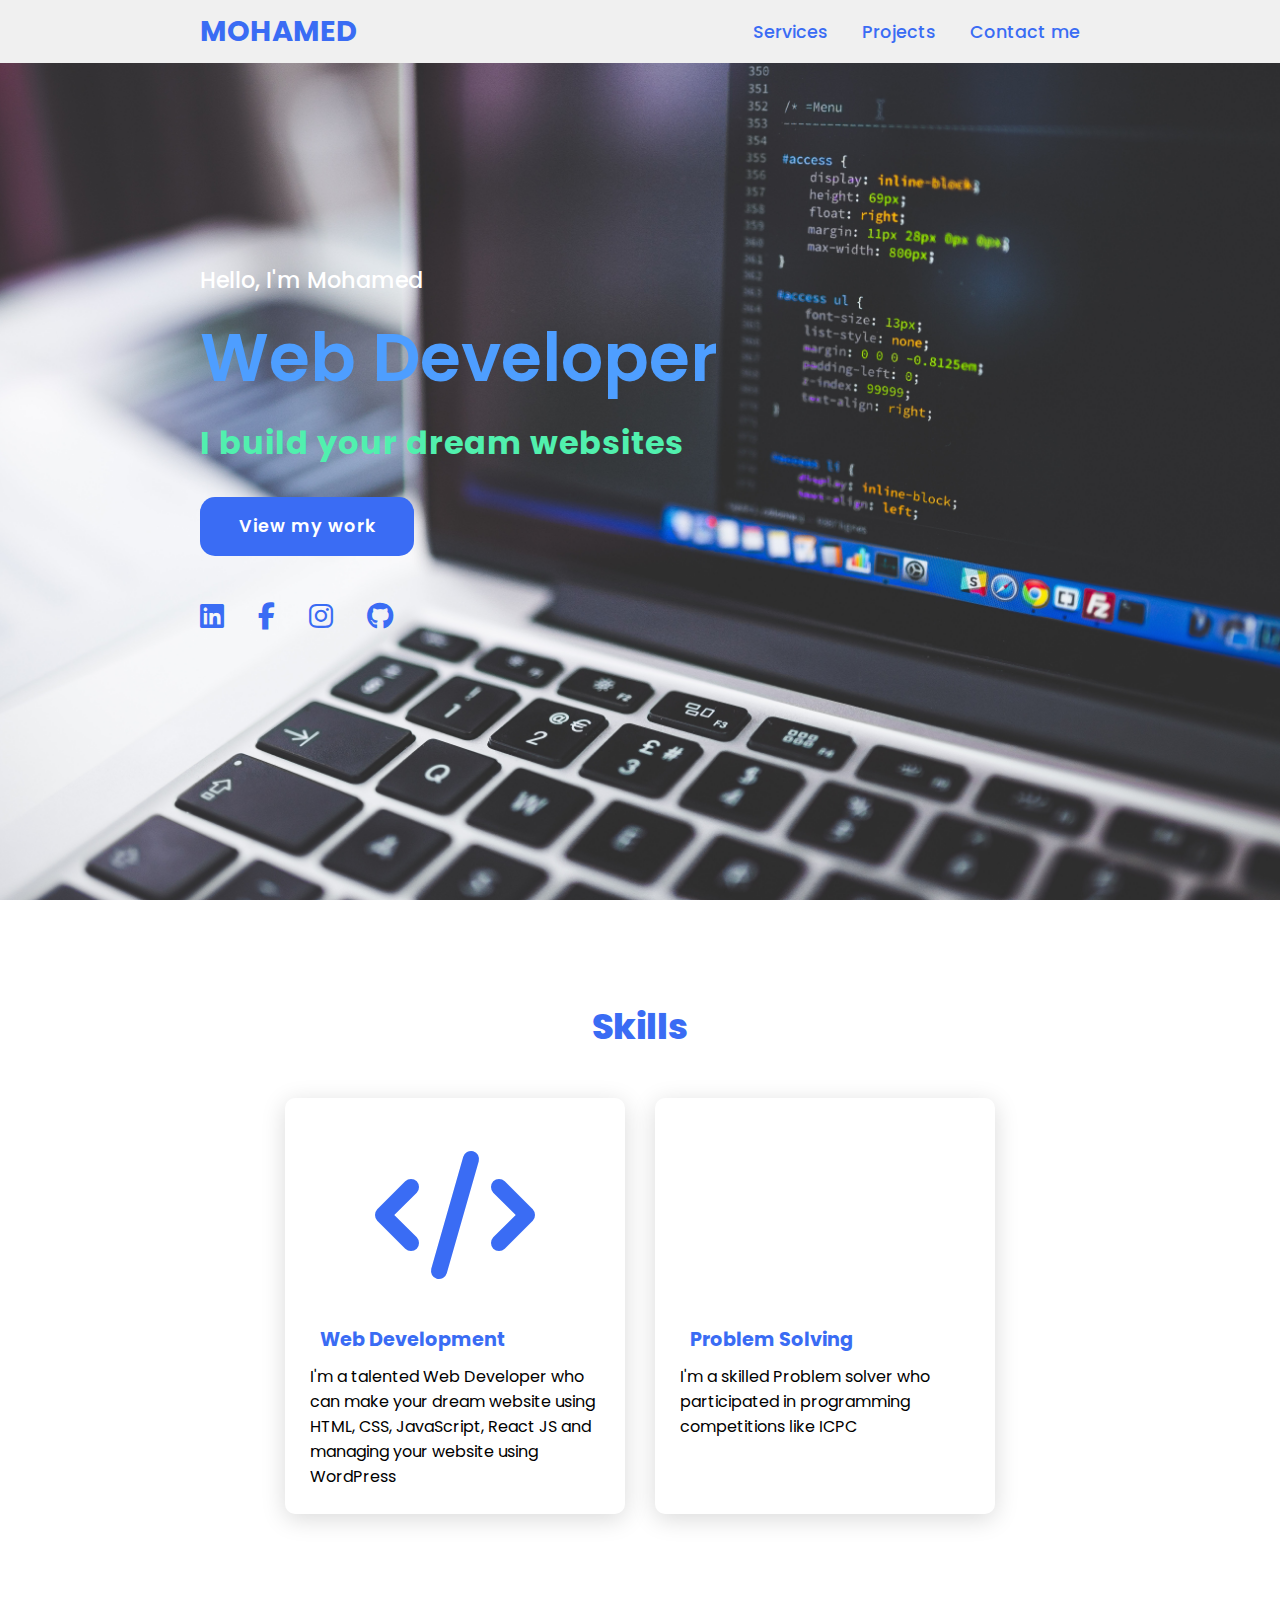
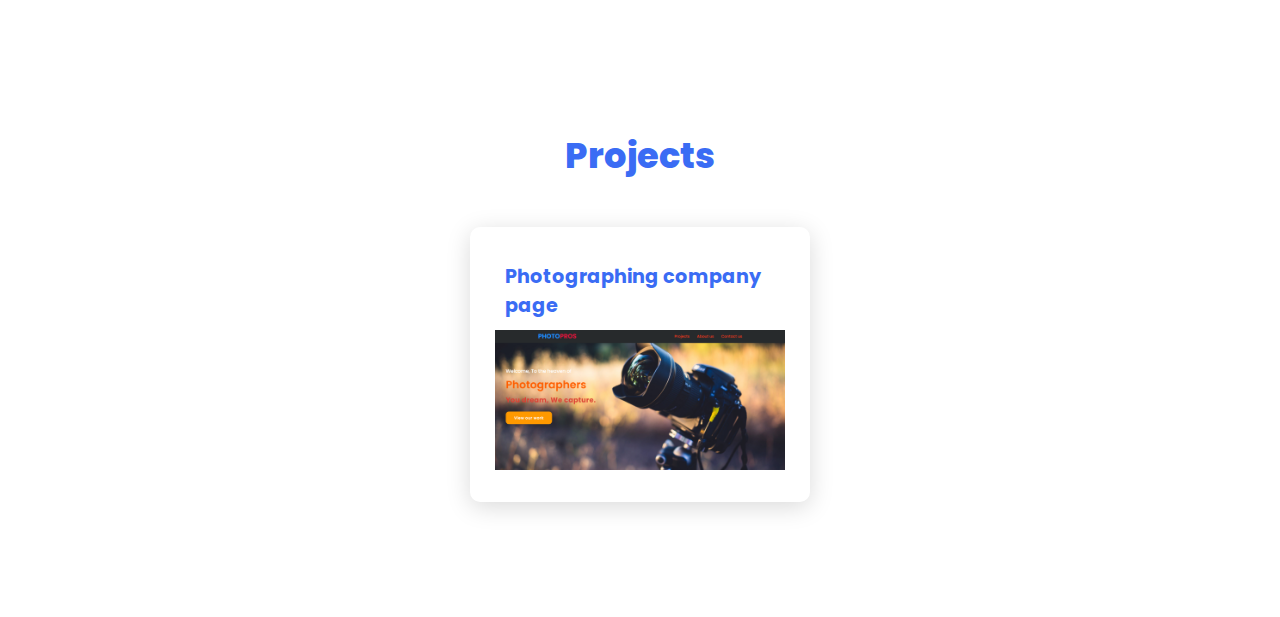
<file: index.html>
<!DOCTYPE html>
<html lang="en">
<head>
    <meta charset="UTF-8">
    <meta http-equiv="X-UA-Compatible" content="IE=edge">
    <meta name="viewport" content="width=device-width, initial-scale=1.0">
    <link rel="stylesheet" href="https://cdnjs.cloudflare.com/ajax/libs/font-awesome/6.1.1/css/all.min.css">
    <link rel="stylesheet" href="style.css">
    <title>Mohamed Adel</title>
</head>
<body>
    <header>
        <a href="#" class="logo">Mohamed</a>
        <nav class="navigation">
            <a href="#services">Services</a>
            <a href="#projects">Projects</a>
            <a href="#contact">Contact me</a>
        </nav>
    </header>

    <section class="main">
        <div>
            <h2>Hello, I'm Mohamed<br><span>Web Developer</span></h2>
            <h3>I build your dream websites</h3>
            <a href="#projects" class="main-btn">View my work</a>
        <div class="social-icons">
            <a href="https://www.linkedin.com/in/mohamed-adel-dev" target="_blank"><i class="fa-brands fa-linkedin"></i></a>
            <a href="https://www.facebook.com/mohamed-adel-dev" target="_blank"><i class="fa-brands fa-facebook-f"></i></a>
            <a href="https://www.instagram.com/mohamedadel14905/" target="_blank"><i class="fa-brands fa-instagram"></i></a>
            <a href="https://github.com/medobob1" target="_blank"><i class="fa-brands fa-github"></i></a>
        </div>
        </div>
    </section>

    <section class="#cards" id="services">
        <h2 class="title">Skills</h2>
        <div class="content">
            <div class="card">
                <div class="icon">
                    <i class="fas fa-code"></i>
                </div>
                <div class="info">
                    <h3>Web Development</h3>
                    <p>I'm a talented Web Developer who can make your dream website using HTML, CSS, JavaScript, React JS and managing your website using WordPress</p>
                </div>
            </div>
            <div class="card">
                <div class="icon">
                    <i class="fa-solid fa-square-code"></i>
                </div>
                <div class="info">
                    <h3>Problem Solving</h3>
                    <p>I'm a skilled Problem solver who participated in programming competitions like ICPC</p>
                </div>
            </div>
    </section>

    <section id="projects">
        <h2 class="title">Projects</h2>
        <div class="content">
            <div class="card">
                <div class="info">
                    <h3>Photographing company page</h3>
                    <a href="photograph.html" target="_blank">
                        <img alt="Photographing" src="images/photograph.PNG" width="100%"></a>
                </div>
            </div>
        </div>
    </section>
</body>
</html>
</file>
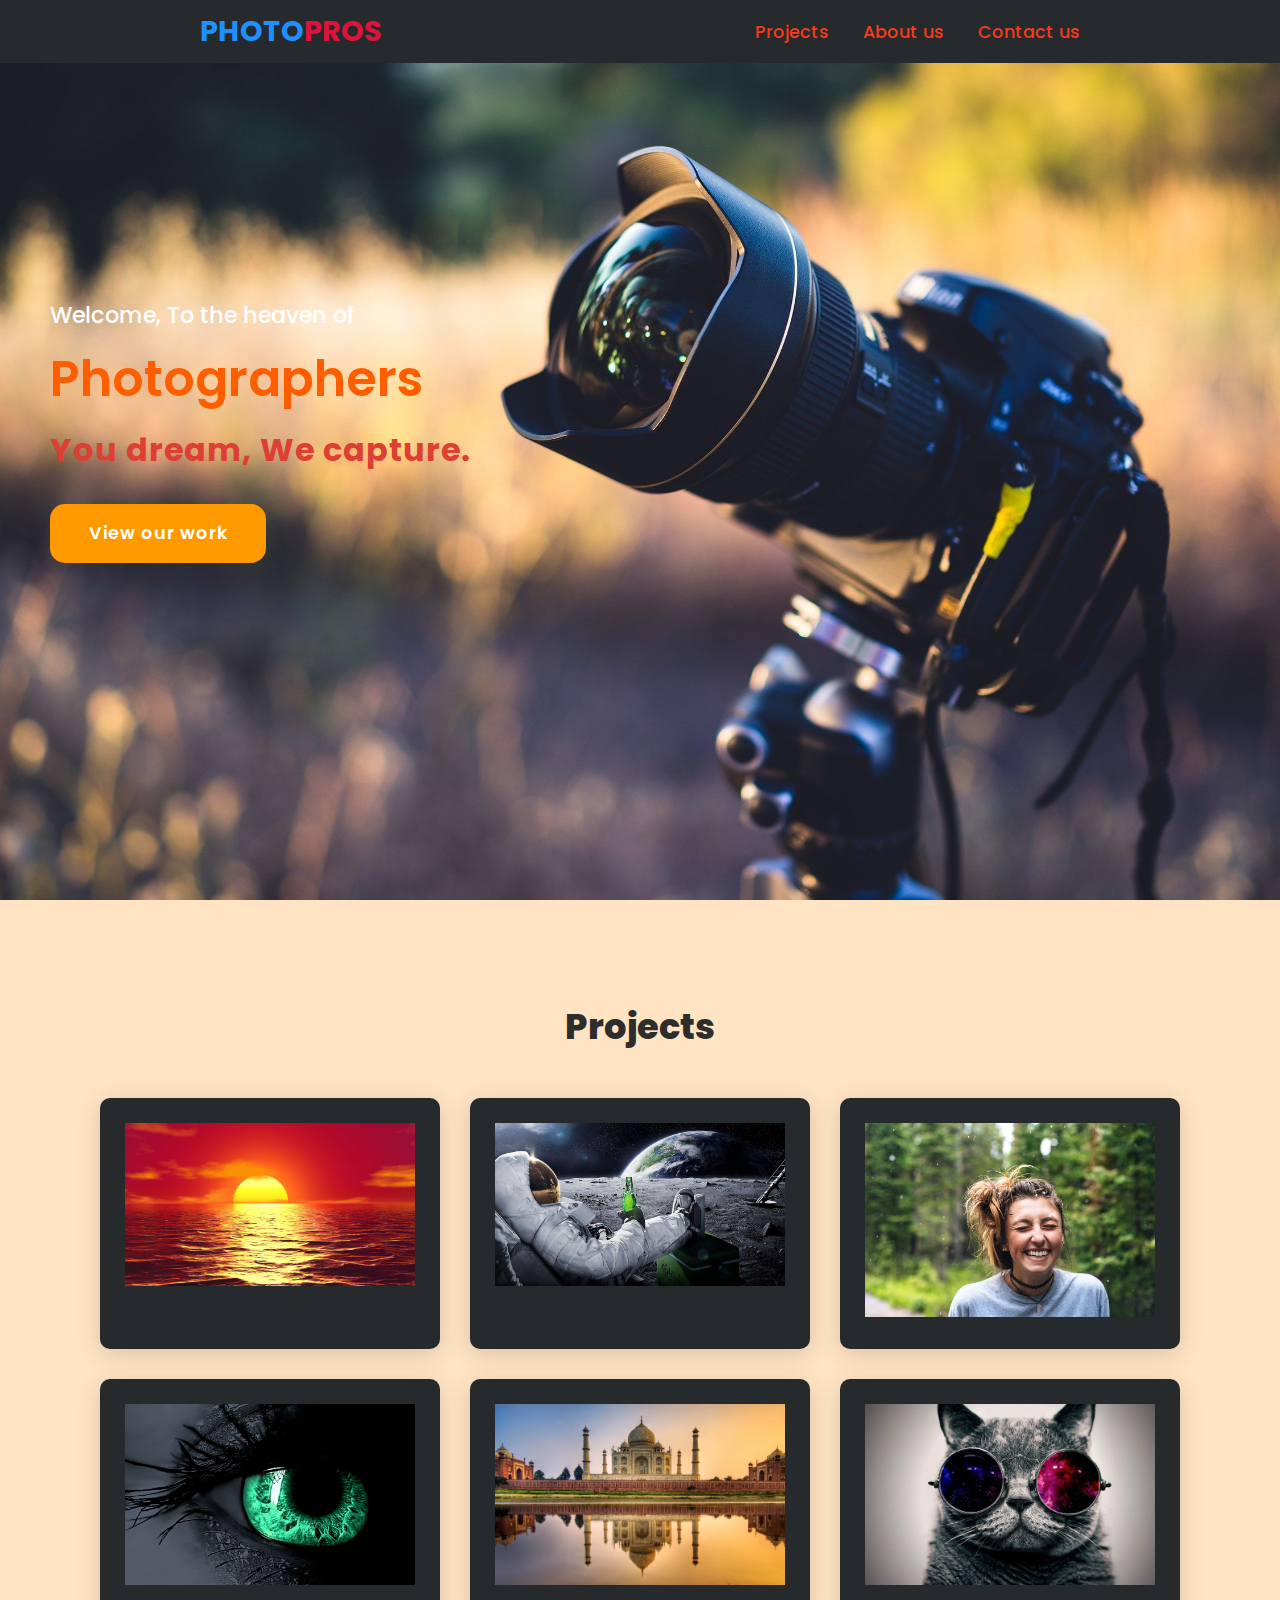
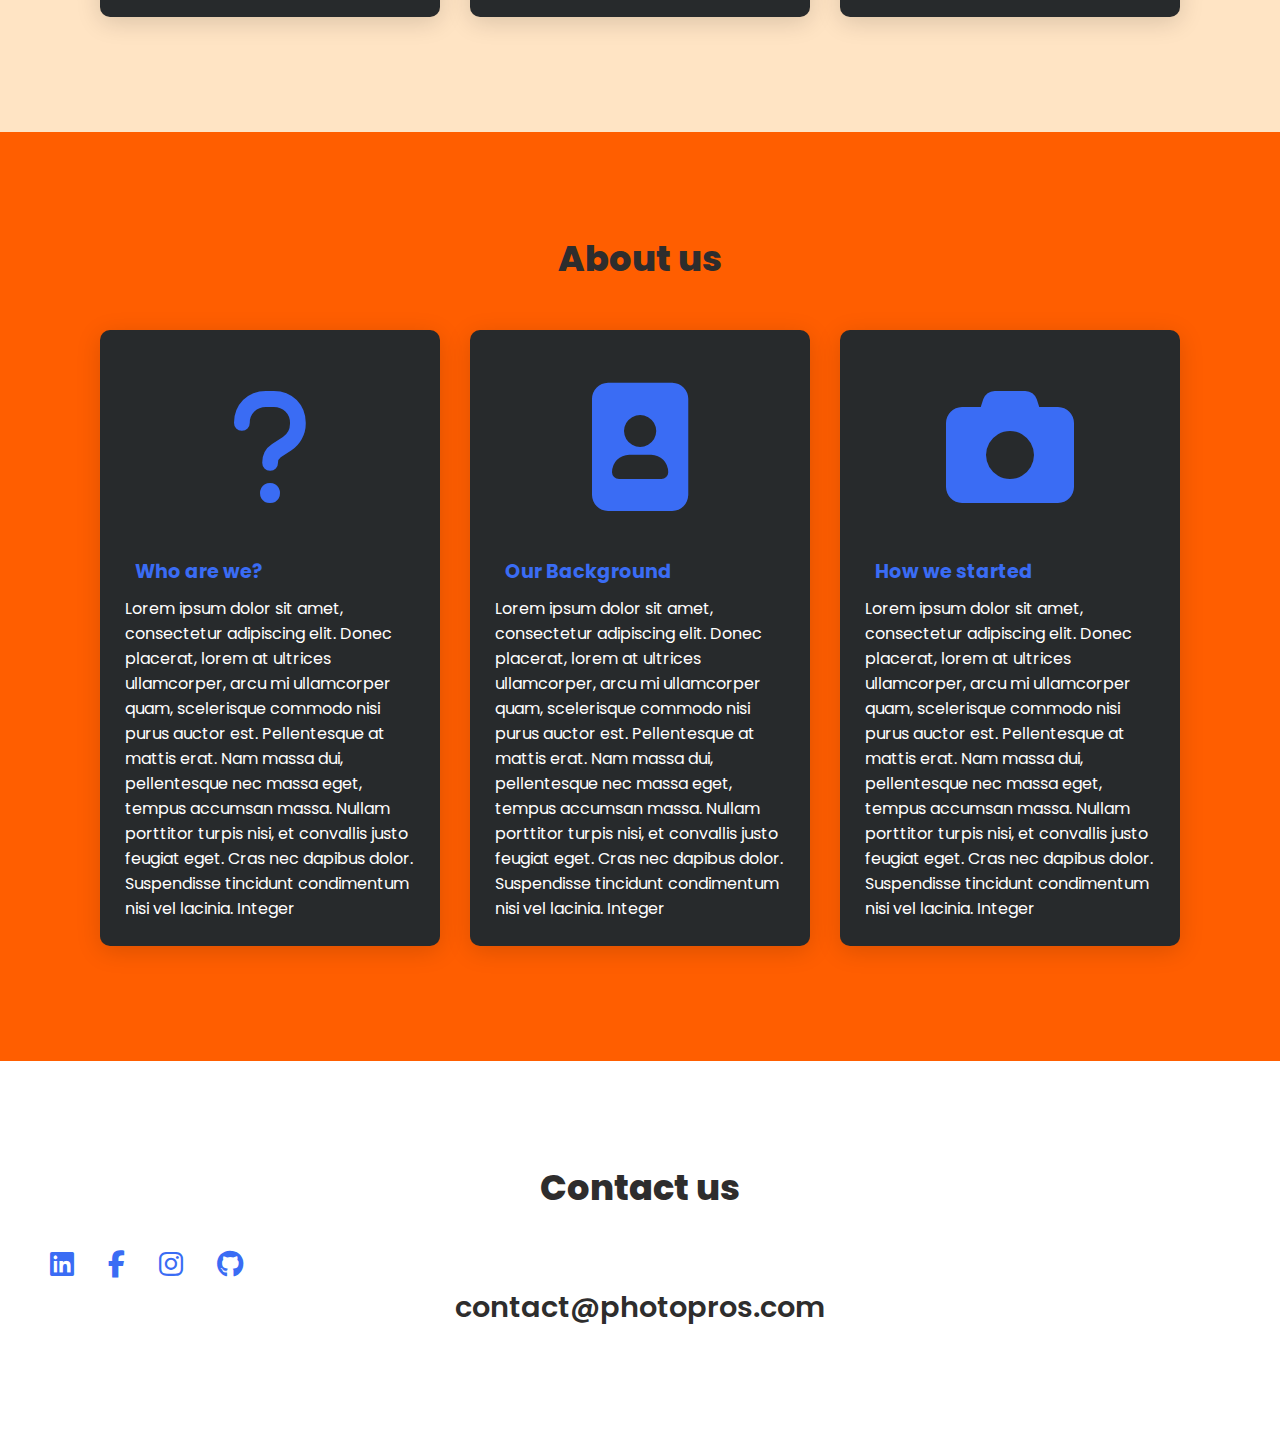
<file: photograph.html>
<!DOCTYPE html>
<html lang="en">
<head>
    <meta charset="UTF-8">
    <meta http-equiv="X-UA-Compatible" content="IE=edge">
    <meta name="viewport" content="width=device-width, initial-scale=1.0">
    <link rel="stylesheet" href="https://cdnjs.cloudflare.com/ajax/libs/font-awesome/6.1.1/css/all.min.css">
    <link rel="stylesheet" href="styles.css">
    <title>PhotoPros</title>
</head>
<body>
    <header>
        <a href="#" class="logo"><span style="color: dodgerblue;">Photo</span><span style="color: crimson;">Pros</span></a>
        <nav class="navigation">
            <a href="#projects">Projects</a>
            <a href="#about">About us</a>
            <a href="#contact">Contact us</a>
        </nav>
    </header>
    <section class="main">
        <div>
            <h2>Welcome, To the heaven of<br><span>Photographers</span></h2>
            <h3>You dream, We capture.</h3>
            <a href="#projects" class="main-btn">View our work</a>
        </div>
    </section>
    <section class="#cards" id="projects">
        <h2 class="title">Projects</h2>
        <div class="content">
            <div class="card">
                <div class="info">
                    <img src="images/sun.PNG"></img>
                </div>
            </div>
            <div class="card">
                <div class="info">
                    <img src="images/moon.PNG"></img>
                </div>
            </div>
            <div class="card">
                <div class="info">
                    <img src="images/person.PNG"></img>
                </div>
            </div>
            <div class="card">
                <div class="info">
                    <img src="images/eye.PNG"></img>
                </div>
            </div>            <div class="card">
                <div class="info">
                    <img src="images/india.PNG"></img>
                </div>
            </div>            <div class="card">
                <div class="info">
                    <img src="images/cat.PNG"></img>
                </div>
            </div>
        </div>
    </section>
    <section id="about">
        <h2 class="title">About us</h2>
        <div class="content">
            <div class="card">
                <div class="icon">
                    <i class="fa-solid fa-question"></i>
                </div>
                <div class="info">
                    <h3>Who are we?</h3>
                    <p>Lorem ipsum dolor sit amet, consectetur adipiscing elit. Donec placerat, lorem at ultrices ullamcorper, arcu mi ullamcorper quam, scelerisque commodo nisi purus auctor est. Pellentesque at mattis erat. Nam massa dui, pellentesque nec massa eget, tempus accumsan massa. Nullam porttitor turpis nisi, et convallis justo feugiat eget. Cras nec dapibus dolor. Suspendisse tincidunt condimentum nisi vel lacinia. Integer</p>
                </div>
            </div>
            <div class="card">
                <div class="icon">
                    <i class="fa-solid fa-image-portrait"></i>
                </div>
                <div class="info">
                    <h3>Our Background</h3>
                    <p>Lorem ipsum dolor sit amet, consectetur adipiscing elit. Donec placerat, lorem at ultrices ullamcorper, arcu mi ullamcorper quam, scelerisque commodo nisi purus auctor est. Pellentesque at mattis erat. Nam massa dui, pellentesque nec massa eget, tempus accumsan massa. Nullam porttitor turpis nisi, et convallis justo feugiat eget. Cras nec dapibus dolor. Suspendisse tincidunt condimentum nisi vel lacinia. Integer</p>
                </div>
            </div>
            <div class="card">
                <div class="icon">
                    <i class="fa-solid fa-camera"></i>
                </div>
                <div class="info">
                    <h3>How we started</h3>
                    <p>Lorem ipsum dolor sit amet, consectetur adipiscing elit. Donec placerat, lorem at ultrices ullamcorper, arcu mi ullamcorper quam, scelerisque commodo nisi purus auctor est. Pellentesque at mattis erat. Nam massa dui, pellentesque nec massa eget, tempus accumsan massa. Nullam porttitor turpis nisi, et convallis justo feugiat eget. Cras nec dapibus dolor. Suspendisse tincidunt condimentum nisi vel lacinia. Integer</p>
                </div>
            </div>
        </div>
    </section>
    <section id="contact">
        <h3 class="title">Contact us</h3>
        <div class="social-icons">
            <a href="#"><i class="fa-brands fa-linkedin"></i></a>
            <a href="#"><i class="fa-brands fa-facebook-f"></i></a>
            <a href="#"><i class="fa-brands fa-instagram"></i></a>
            <a href="#"><i class="fa-brands fa-github"></i></a>
        </div>
        <div id="email"><p>contact@photopros.com</p></div>
    </section>
</body>
</html>
</file>
<file: style.css>
@import url('https://fonts.googleapis.com/css2?family=Poppins:ital,wght@0,100;0,200;0,300;0,400;0,500;0,600;0,700;0,800;0,900;1,100;1,200;1,300;1,400;1,500;1,600;1,700;1,800;1,900&display=swap');

* {
    font-family: 'Poppins', sans-serif;
    margin: 0;
    padding: 0;
    box-sizing: border-box;
    scroll-behavior: smooth;
}
header {
    background-color: #f0f0f0;
    width: 100%;
    position: fixed;
    z-index: 999;
    display: flex;
    justify-content: space-between;
    align-items: center;
    padding: 10px 200px;
}

.logo {
    text-decoration: none;
    color: #3a6cf4;
    text-transform: uppercase;
    font-weight: 700;
    font-size: 1.8em;
}

.navigation a{
    color: #3a6cf4;
    text-decoration: none;
    font-size: 1.1em;
    font-weight: 500;
    padding-left: 30px;
}

.navigation a:hover {
    color: #601cfc;
}

section {
    padding: 100px 200px;
}

.main {
    width: 100%;
    min-height: 100vh;
    display: flex;
    align-items: center;
    background: url(images/Banner.PNG) no-repeat;
    background-size: cover;
    background-position: center;
    background-attachment: fixed;
}

.main h2 {
    color: #fff;
    font-size: 1.4em;
    font-weight: 500;
}

.main h2 span {
    display:inline-block;
    margin-top: 10px;
    color: #4e9eff;
    font-size: 3em;
    font-weight: 600;
}

.main h3 {
    color: rgb(81, 240, 174);
    font-size: 2em;
    font-weight: 700;
    letter-spacing: 1px;
    margin-top: 10px;
    margin-bottom: 30px;
}
.main-btn {
    color: #fff;
    background-color: #3a6cf4;
    text-decoration: none;
    font-size: 1.1em;
    font-weight: 600;
    display: inline-block;
    padding: 0.9375em 2.1875em;
    letter-spacing: 1px;
    border-radius: 15px;
    margin-bottom: 40px;
    transition: 0.7s ease;
}

.main-btn:hover {
    background-color: #0a49f6;
    transform: scale(1.1, 1.1);
}

.social-icons a {
    color: #3a6cf4;
    font-size: 1.7em;
    padding-right: 30px;
}

.title {
    display: flex;
    justify-content: center;
    color: #3a6cf4;
    font-size: 2.2em;
    font-weight: 800;
    margin-bottom: 30px;
}

.content {
    display: flex;
    justify-content: center;
    flex-direction: row;
    flex-wrap: wrap;
}

.card {
    background-color: #fff;
    width: 21.25em;
    box-shadow: 0 5px 25px rgba(1 1 1 / 15%);
    border-radius: 10px;
    padding: 25px;
    margin: 15px;
    transition: 0.7s ease;
}

.card:hover {
    transform: scale(1.1);
}

.icon {
    color:#3a6cf4;
    font-size: 8em;
    text-align: center;
}

.info h3{
    color:#3a6cf4;
    font-size: 1.2em;
    font-weight: 700;
    margin: 10px;
}

@media (max-width:1023px) {
    header {
        padding: 12px 20px;
    }

    .navigation a{
        padding-left: 10px;
    }

    .title {
        font-size: 1.8em;
    }

    section {
        padding: 80px 20px;
    }

    .main-content h2 {
        font-size: 1em;
    }

    .main-content h3 {
        font-size: 1.6em;
    }
    .content {
        flex-direction: column;
        align-items: center;
    }
}
</file>
<file: styles.css>
@import url('https://fonts.googleapis.com/css2?family=Poppins:ital,wght@0,100;0,200;0,300;0,400;0,500;0,600;0,700;0,800;0,900;1,100;1,200;1,300;1,400;1,500;1,600;1,700;1,800;1,900&display=swap');

* {
    font-family: 'Poppins', sans-serif;
    margin: 0;
    padding: 0;
    box-sizing: border-box;
    scroll-behavior: smooth;
}

header {
    background-color: #272a2c;
    width: 100%;
    position: fixed;
    z-index: 999;
    display: flex;
    justify-content: space-between;
    align-items: center;
    padding: 10px 200px;
}

.logo {
    text-decoration: none;
    color: #3a6cf4;
    text-transform: uppercase;
    font-weight: 700;
    font-size: 1.8em;
}

.navigation a{
    color: #f33c1c;
    text-decoration: none;
    font-size: 1.1em;
    font-weight: 500;
    padding-left: 30px;
}

.navigation a:hover {
    color: #ff830f;
}

section {
    padding: 100px 50px;
}

.main {
    width: 100%;
    min-height: 100vh;
    display: flex;
    align-items: center;
    background: url(images/Banner2.PNG) no-repeat;
    background-size: cover;
    background-position: center;
    background-attachment: fixed;
}

.main h2 {
    color: #fff;
    font-size: 1.4em;
    font-weight: 500;
}

.main h2 span {
    display: inline-block;
    margin-top: 10px;
    color: #ff5e00;
    font-size: 2.2em;
    font-weight: 600;
}

.main h3 {
    color: rgb(221, 63, 51);
    font-size: 2em;
    font-weight: 700;
    letter-spacing: 1px;
    margin-top: 10px;
    margin-bottom: 30px;
}
.main-btn {
    color: #fff;
    background-color: #ff9900;
    text-decoration: none;
    font-size: 1.1em;
    font-weight: 600;
    display: inline-block;
    padding: 0.9375em 2.1875em;
    letter-spacing: 1px;
    border-radius: 15px;
    margin-bottom: 40px;
    transition: 0.7s ease;
}

.main-btn:hover {
    background-color: #ff5e00;
    transform: scale(1.1, 1.1);
}

.title {
    display: flex;
    justify-content: center;
    color: rgb(46, 45, 45);
    font-size: 2.2em;
    font-weight: 800;
    margin-bottom: 30px;
}

#projects {
    background-color: bisque;
}

.content {
    display: flex;
    justify-content: center;
    flex-direction: row;
    flex-wrap: wrap;
}

.card {
    background-color: #272a2c;
    width: 21.25em;
    box-shadow: 0 5px 25px rgba(1 1 1 / 15%);
    border-radius: 10px;
    padding: 25px;
    margin: 15px;
    transition: 0.7s ease;
}

img {
    width: 100%;
}

.card:hover {
    transform: scale(1.1);
}

.social-icons a {
    color: #3a6cf4;
    font-size: 1.7em;
    padding-right: 30px;
    text-align: center;
}

.icon {
    color:#3a6cf4;
    font-size: 8em;
    text-align: center;
}

.info h3{
    color:#3a6cf4;
    font-size: 1.2em;
    font-weight: 700;
    margin: 10px;
}

#about {
    background-color: #ff5e00;
}

#about p{
    color: #fff;
}

#email {
    text-align: center;
    font-size: 1.8em;
    color: rgb(46, 45, 45);
    font-weight: 600;
    padding-bottom: 0.9375em;
}


@media (max-width:1023px) {
    header {
        padding: 12px 20px;
    }

    .navigation a{
        padding-left: 10px;
    }

    .title {
        font-size: 1.8em;
    }

    section {
        padding: 80px 20px;
    }

    .main-content h2 {
        font-size: 1em;
    }

    .main-content h3 {
        font-size: 1.6em;
    }
    .content {
        flex-direction: column;
        align-items: center;
    }
}
</file>
